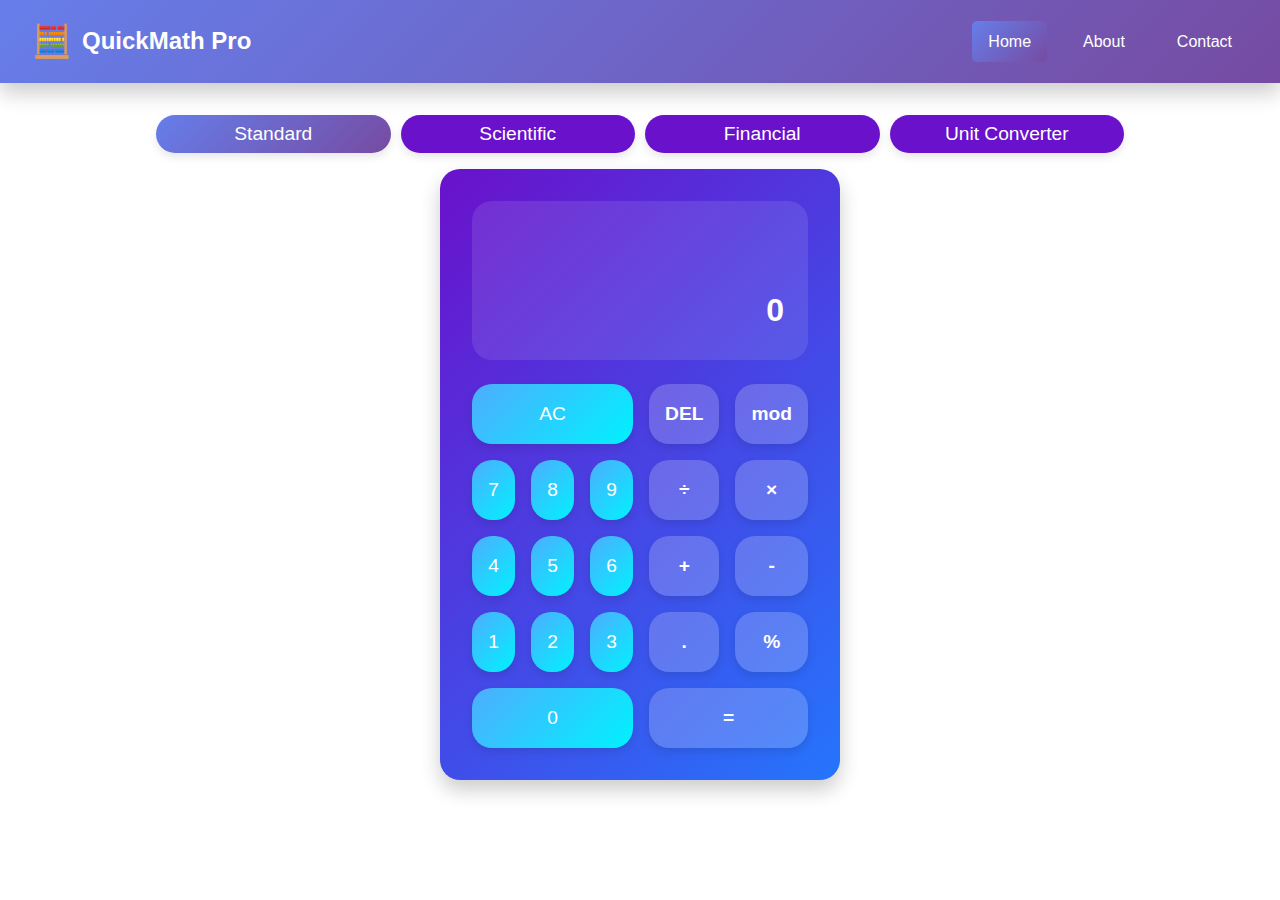
<file: index.html>
<!DOCTYPE html>
<html lang="en">
<head>
    <meta charset="UTF-8">
    <meta name="viewport" content="width=device-width, initial-scale=1.0">
    <title>QuickMath Pro</title>
    <link rel="stylesheet" href="./css/index.css">
    <link rel="icon" type="image/x-icon" href="./logos/logo.jpg">
</head>
<body>
    <nav class="navbar">
        <div class="logo">
            <span class="logo-icon">🧮</span>
            <span>QuickMath Pro</span>
        </div>
        <div class="nav-links">
            <a href="index.html" class="active">Home</a>
            <a href="about.html">About</a>
            <a href="contact.html">Contact</a>
        </div>
    </nav>

    <div class="container">
        <!-- Mode Selector -->
        <div class="mode-toggle">
            <button id="standard-mode" class="mode-btn active">Standard</button>
            <button id="scientific-mode" class="mode-btn">Scientific</button>
            <button id="financial-mode" class="mode-btn">Financial</button>
            <button id="converter-mode" class="mode-btn">Unit Converter</button>
        </div>

        <div class="calculator">
            <div class="display">
                <div class="previous-operand" id="previous-operand"></div>
                <div class="current-operand" id="current-operand">0</div>
            </div>

            <!-- STANDARD MODE -->
            <div class="buttons-grid" id="standard-buttons">
                <button class="span-3" onclick="clearAll()">AC</button>
                <button class = "operator" onclick="deleteLastChar()">DEL</button>
                <button class="operator" onclick="calculateModulus()">mod</button>

                <button onclick="appendNumber('7')">7</button>
                <button onclick="appendNumber('8')">8</button>
                <button onclick="appendNumber('9')">9</button>
                <button class="operator" onclick="appendOperator('/')">÷</button>
                <button class="operator" onclick="appendOperator('*')">×</button>
                
                <button onclick="appendNumber('4')">4</button>
                <button onclick="appendNumber('5')">5</button>
                <button onclick="appendNumber('6')">6</button>
                <button class="operator" onclick="appendOperator('+')">+</button>
                <button class="operator" onclick="appendOperator('-')">-</button>
                
                <button onclick="appendNumber('1')">1</button>
                <button onclick="appendNumber('2')">2</button>
                <button onclick="appendNumber('3')">3</button>
                <button class = "operator" onclick="appendNumber('.')">.</button>
                <button class="operator" onclick="calculatePercentage()">%</button>

                <button class="span-3" onclick="appendNumber('0')">0</button>
                <button class="operator span-2" onclick="calculate()">=</button>
            </div>

            <!-- SCIENTIFIC MODE -->
            <div class="buttons-grid scientific-buttons" id="scientific-buttons">

                <button class="operator span-2" onclick="clearAll()">AC</button>
                <button class = "operator" onclick="calculatePermutation()">nPr</button>
                <button class = "operator" onclick="calculateCombination()">nCr</button>
                <button class = "operator" onclick="clearMemory()">MC</button>

                <button class="span-2" onclick="deleteLastChar()">DEL</button>
                <button onclick="memoryRecall()">MR</button>
                <button onclick="memoryAdd()">M+</button>
                <button onclick="memorySubtract()">M-</button>

                <button class = "operator" onclick="insertE()">e</button>
                <button class = "operator" onclick="insertPi()">π</button>
                <button class = "operator" onclick="calculatePower()">x^y</button>
                <button class = "operator" onclick="calculateSquareRoot()">√</button>
                <button class = "operator" onclick="calculateCubeRoot()">∛</button>

                
                <button onclick="appendNumber('7')">7</button>
                <button onclick="appendNumber('8')">8</button>
                <button onclick="appendNumber('9')">9</button>
                <button class = "operator" onclick="calculateLog()">log</button>
                <button class = "operator"  onclick="calculateLn()">ln</button>
                
                <button onclick="appendNumber('4')">4</button>
                <button onclick="appendNumber('5')">5</button>
                <button onclick="appendNumber('6')">6</button>
                <button class = "operator" onclick="calculateSin()">sin</button>
                <button class = "operator" onclick="calculateCos()">cos</button>

                <button onclick="appendNumber('1')">1</button>
                <button onclick="appendNumber('2')">2</button>
                <button onclick="appendNumber('3')">3</button>
                <button class = "operator" onclick="calculateTan()">tan</button>
                <button class = "operator" onclick="calculateFactorial()">x!</button>

                <button class = "span-2" onclick="appendNumber('0')">0</button>
                <button class = "operator" onclick="appendNumber('.')">.</button>
                <button class="span-2 operator" onclick="calculate()">=</button>
            </div>

            <!-- FINANCIAL MODE -->
            <div class="financial-buttons" id="financial-buttons">
                <div class="financial-tabs">
                    <button type="button" onclick="showSimpleInterestForm()">Simple Interest</button>
                    <button type="button" onclick="showCompoundInterestForm()">Compound Interest</button>
                    <button type="button" onclick="showEMIForm()">EMI</button>
                </div>

                <!-- Simple Interest Form -->
                <div class="financial-form" id="simple-interest-form">
                    <h3>Simple Interest</h3>
                    <input type="number" id="principal" placeholder="Principal">
                    <input type="number" id="rate" placeholder="Rate (%)">
                    <input type="number" id="time" placeholder="Time (years)">
                    <div class="financial-buttons-row">
                        <button class = "operator" type="button" onclick="calculateSimpleInterest()">Calculate</button>
                        <button class = "operator" type="button" onclick="clearFinancialForm('simple-interest-form')">Clear</button>
                    </div>
                    <div id="si-result"></div>
                </div>

                <!-- Compound Interest Form -->
                <div class="financial-form" id="compound-interest-form">
                    <h3>Compound Interest</h3>
                    <input type="number" id="ci-principal" placeholder="Principal">
                    <input type="number" id="ci-rate" placeholder="Rate (%)">
                    <input type="number" id="ci-time" placeholder="Time (years)">
                    <input type="number" id="ci-compounds" placeholder="Compounds/year" value="1">
                    <div class="financial-buttons-row">
                        <button class = "operator" type="button" onclick="calculateCompoundInterest()">Calculate</button>
                        <button class = "operator" type="button" onclick="clearFinancialForm('compound-interest-form')">Clear</button>
                    </div>
                    <div id="ci-result"></div>
                </div>

                <!-- EMI Form -->
                <div class="financial-form" id="emi-form">
                    <h3>Loan EMI</h3>
                    <input type="number" id="loan-amount" placeholder="Loan Amount">
                    <input type="number" id="interest-rate" placeholder="Interest Rate (%)">
                    <input type="number" id="loan-tenure" placeholder="Tenure (months)">
                    <div class="financial-buttons-row">
                        <button class = "operator" type="button" onclick="calculateEMI()">Calculate</button>
                        <button class = "operator" type="button" onclick="clearFinancialForm('emi-form')">Clear</button>
                    </div>
                    <div id="emi-result"></div>
                </div>
            </div>

            <!-- UNIT CONVERTER MODE -->
            <div class="converter-container" id="converter-container">
                <select id="conversion-type">
                    <option value="">-- Select Conversion Type --</option>
                    <option value="length">Length</option>
                    <option value="weight">Weight</option>
                    <option value="temperature">Temperature</option>
                </select>
                
                <div class="converter-inputs" id="converter-inputs">
                    <!-- Dynamically filled based on selection -->
                </div>
                
                <div class="converter-result" id="converter-result"></div>
            </div>
        </div>
    </div>

    <script src="./js/script.js"></script>
</body>
</html>
</file>
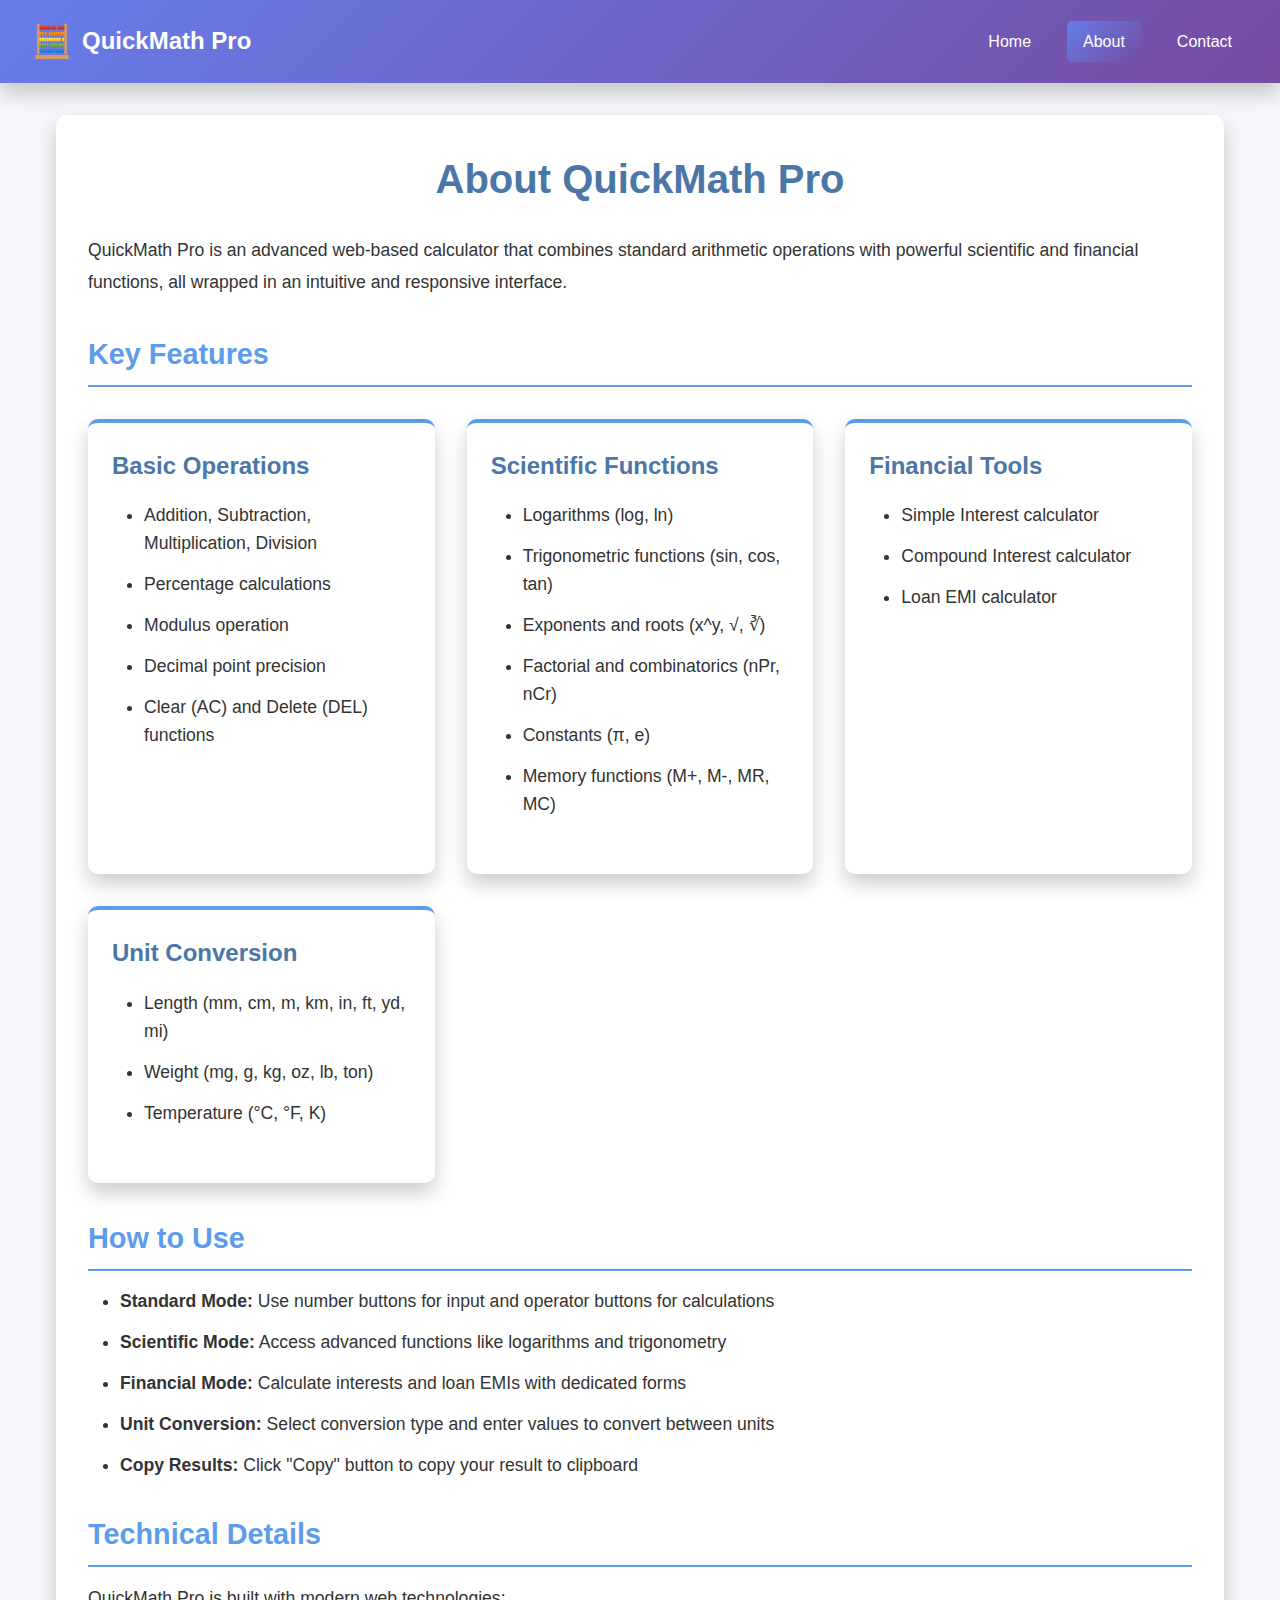
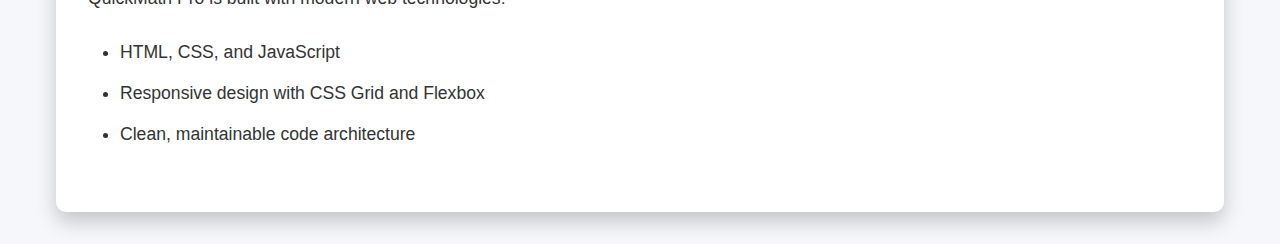
<file: about.html>
<!DOCTYPE html>
<html lang="en">
<head>
    <meta charset="UTF-8">
    <meta name="viewport" content="width=device-width, initial-scale=1.0">
    <title>About</title>
    <link rel="stylesheet" href="./css/about.css">
    <link rel="icon" href="./logos/logo_about.png">
</head>
<body>
    <nav class="navbar">
        <div class="logo">
            <span class="logo-icon">🧮</span>
            <span>QuickMath Pro</span>
        </div>
        <div class="nav-links">
            <a href="index.html">Home</a>
            <a href="about.html" class="active">About</a>
            <a href="contact.html">Contact</a>
        </div>
    </nav>

    <div class="main">
        <div id="about" class="page">
            <div class="about-content">
                <h1>About QuickMath Pro</h1>
                <p>QuickMath Pro is an advanced web-based calculator that combines standard arithmetic operations with powerful scientific and financial functions, all wrapped in an intuitive and responsive interface.</p>
                
                <h2>Key Features</h2>
                <div class="feature-categories">
                    <div class="feature-card">
                        <h3>Basic Operations</h3>
                        <ul>
                            <li>Addition, Subtraction, Multiplication, Division</li>
                            <li>Percentage calculations</li>
                            <li>Modulus operation</li>
                            <li>Decimal point precision</li>
                            <li>Clear (AC) and Delete (DEL) functions</li>
                        </ul>
                    </div>
                    
                    <div class="feature-card">
                        <h3>Scientific Functions</h3>
                        <ul>
                            <li>Logarithms (log, ln)</li>
                            <li>Trigonometric functions (sin, cos, tan)</li>
                            <li>Exponents and roots (x^y, √, ∛)</li>
                            <li>Factorial and combinatorics (nPr, nCr)</li>
                            <li>Constants (π, e)</li>
                            <li>Memory functions (M+, M-, MR, MC)</li>
                        </ul>
                    </div>
                    
                    <div class="feature-card">
                        <h3>Financial Tools</h3>
                        <ul>
                            <li>Simple Interest calculator</li>
                            <li>Compound Interest calculator</li>
                            <li>Loan EMI calculator</li>
                        </ul>
                    </div>
                    
                    <div class="feature-card">
                        <h3>Unit Conversion</h3>
                        <ul>
                            <li>Length (mm, cm, m, km, in, ft, yd, mi)</li>
                            <li>Weight (mg, g, kg, oz, lb, ton)</li>
                            <li>Temperature (°C, °F, K)</li>
                        </ul>
                    </div>
                </div>
                
                <h2>How to Use</h2>
                <ul>
                    <li><strong>Standard Mode:</strong> Use number buttons for input and operator buttons for calculations</li>
                    <li><strong>Scientific Mode:</strong> Access advanced functions like logarithms and trigonometry</li>
                    <li><strong>Financial Mode:</strong> Calculate interests and loan EMIs with dedicated forms</li>
                    <li><strong>Unit Conversion:</strong> Select conversion type and enter values to convert between units</li>
                    <li><strong>Copy Results:</strong> Click "Copy" button to copy your result to clipboard</li>
                </ul>
                
                <h2>Technical Details</h2>
                <p>QuickMath Pro is built with modern web technologies:</p>
                <ul>
                    <li>HTML, CSS, and JavaScript</li>
                    <li>Responsive design with CSS Grid and Flexbox</li>
                    <li>Clean, maintainable code architecture</li>
                </ul>
            </div>
        </div>
    </div>
</body>
</html>
</file>
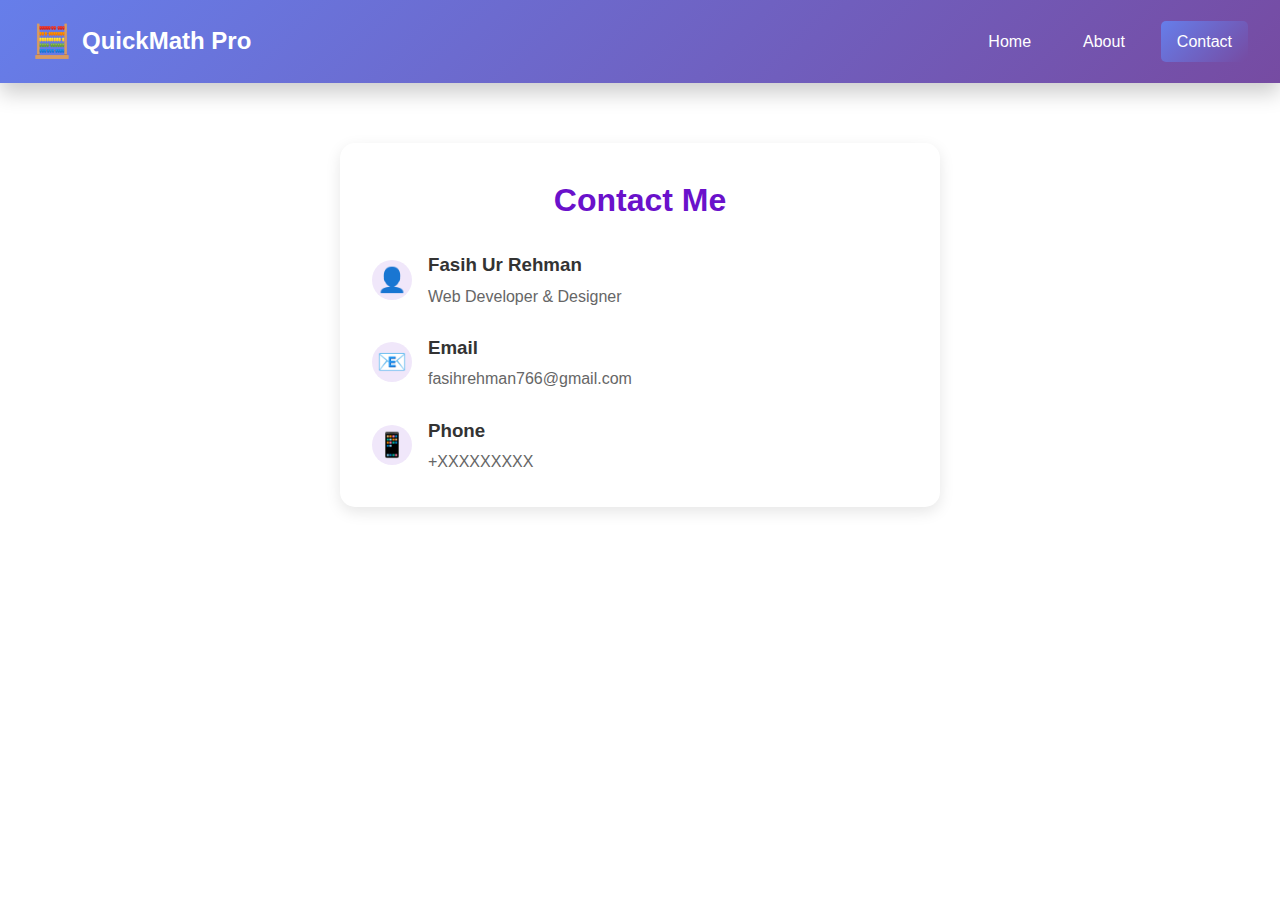
<file: contact.html>
<!DOCTYPE html>
<html lang="en">
<head>
    <meta charset="UTF-8">
    <meta name="viewport" content="width=device-width, initial-scale=1.0">
    <title>Contact</title>
    <link rel="stylesheet" href="./css/contact.css">
    <link rel="icon" href="./logos/logo_contact.webp">
</head>
<body>

    <nav class="navbar">
        <div class="logo">
            <span class="logo-icon">🧮</span>
            <span>QuickMath Pro</span>
        </div>
        <div class="nav-links">
            <a href="index.html">Home</a>
            <a href="about.html">About</a>
            <a href="contact.html" class="active">Contact</a>
        </div>
    </nav>

    <div class="main">
        <div id="contact" class="page">
            <div class="contact-content">
                <h1>Contact Me</h1>
                <div class="contact-info">
                    <div class="contact-item">
                        <div class="contact-icon">👤</div>
                        <div class="contact-text">
                            <h3>Fasih Ur Rehman</h3>
                            <p>Web Developer & Designer</p>
                        </div>
                    </div>
                    
                    <div class="contact-item">
                        <div class="contact-icon">📧</div>
                        <div class="contact-text">
                            <h3>Email</h3>
                            <a href="mailto:fasihrehman766@gmail.com?subject=Contact%20Request&body=Hello%20Fasih,%0A%0AI%20would%20like%20to%20contact%20you%20about...">
                            fasihrehman766@gmail.com</a>
                        </div>
                    </div>
                    
                    <div class="contact-item">
                        <div class="contact-icon">📱</div>
                        <div class="contact-text">
                            <h3>Phone</h3>
                            <p>+XXXXXXXXX</p>
                        </div>
                    </div>
                    
                </div>
            </div>
        </div>
    </div>
</body>
</html>
</file>
<file: css/index.css>
:root {
  --primary-gradient: linear-gradient(135deg, #667eea 0%, #764ba2 100%);
  --secondary-gradient: linear-gradient(135deg, #6a11cb 0%, #2575fc 100%);
  --button-gradient: linear-gradient(135deg, #4facfe 0%, #00f2fe 100%);
  --button-hover: linear-gradient(135deg, #00f2fe 0%, #4facfe 100%);
  --text-color: #fff;
  --shadow: 0 10px 20px rgba(0, 0, 0, 0.2);
  --border-radius: 20px;
}

* {
    margin: 0;
    padding: 0;
    box-sizing: border-box;
    font-family: 'Segoe UI', Tahoma, Geneva, Verdana, sans-serif;
}

body {
    color: var(--text-color);
    line-height: 1.6;
}

.navbar {
    background: var(--primary-gradient);
    color: var(--text-color);
    padding: 1rem 2rem;
    display: flex;
    justify-content: space-between;
    align-items: center;
    box-shadow: var(--shadow);
}

.logo {
    display: flex;
    align-items: center;
    gap: 10px;
    font-size: 1.5rem;
    font-weight: bold;
}

.logo-icon {
    font-size: 2rem;
}

.nav-links {
    display: flex;
    gap: 20px;
}

.nav-links a {
    color: var(--text-color);
    text-decoration: none;
    font-weight: 500;
    padding: 0.5rem 1rem;
    border-radius: 5px;
    transition: all 0.3s ease;
}

.nav-links a:hover {
    background: rgba(255, 255, 255, 0.2);
}

.nav-links a.active {
    background: var(--primary-gradient);
}

.container {
    max-width: 1000px;
    margin: 2rem auto;
    padding: 0 1rem;
}

.mode-toggle {
    display: grid;
    grid-template-columns: repeat(4, 1fr);
    gap: 10px;
    margin-bottom: 1rem;
    justify-content: center;
    background-color: var(--button-gradient);
}

.mode-toggle button {
    padding: 0.5rem 1rem;
    border: none;
    border-radius: var(--border-radius);
    background:  #6a11cb;
    cursor: pointer;
    transition: all 0.3s ease;
}

.mode-toggle button:hover {
    background: var(--primary-gradient);
}

.mode-toggle button.active{
    background: var(--primary-gradient);
}

.calculator {
    background: var(--secondary-gradient);
    border-radius: var(--border-radius);
    padding: 2rem;
    box-shadow: var(--shadow);
    width: 100%;
    max-width: 400px;
    margin: 0 auto;
}

.display {
    background: rgba(255, 255, 255, 0.1);
    border-radius: var(--border-radius);
    color: var(--text-color);
    padding: 1.5rem;
    margin-bottom: 1.5rem;
    text-align: right;
    min-height: 80px;
    word-wrap: break-word;
    
}

.previous-operand {
    white-space: pre-line; 
    min-height: 60px; 
    text-align: right;
    font-size: 1.2rem;
    color: white;
    overflow-y: auto;
    max-height: 120px;
}

.current-operand {
    font-size: 2rem;
    font-weight: bold;
}

.buttons-grid {
    display: grid;
    grid-template-columns: repeat(5, 1fr);
    gap: 1rem;
}

button {
    border: none;
    border-radius: var(--border-radius);
    padding: 1rem;
    font-size: 1.2rem;
    cursor: pointer;
    background: var(--button-gradient);
    color: var(--text-color);
    transition: all 0.3s ease;
    box-shadow: 0 4px 8px rgba(0, 0, 0, 0.1);
}

button:hover {
  background: var(--button-hover);
  transform: translateY(-2px);
}

.operator {
    background: rgba(255, 255, 255, 0.2);
    font-weight: bold;
}

.span-3 {
    grid-column: span 3;
}

.span-2{
    grid-column: span 2 ;
}

.span-4 {
    grid-column: span 4;
}

.buttons-grid button,
.scientific-buttons button,
.financial-buttons button {
    min-height: 60px;
    display: flex;
    align-items: center;
    justify-content: center;
}

/* Scientific Calculator */
.scientific-buttons {
    margin-left: -8px;
    display: none;
    margin-top: 1rem;
    grid-template-columns: repeat(5, 1fr);
    gap: 0.7rem;
}

.scientific-buttons button{
    min-height: 20px;
}

/* Financial Calculator */

.financial-tabs {
    display: flex;
    gap: 10px;
    margin-bottom: 15px;
}

.financial-tabs button {
    background: var(--primary-gradient);
    color: var(--text-color);
    border: none;
    padding: 0.6rem 1rem;
    border-radius: var(--border-radius);
    transition: background-color 0.3s ease;
    cursor: pointer;
}

.financial-buttons {
    display: block;
}

.financial-form {
    display: none;
}

.financial-form.active {
    display: block;
}

.financial-form h3 {
    margin-bottom: 1rem;
    color: var(--text-color);
}

.financial-form input {
    width: 100%;
    padding: 0.5rem;
    margin-bottom: 0.5rem;
    border-radius: var(--border-radius);
    border: 1px solid #ddd;
}

.financial-buttons-row {
    display: flex;
    gap: 10px;
    margin-top: 10px;
}

.financial-buttons-row button {
    flex: 1;
    padding: 0.8rem;
}

.financial-tabs button:hover {
    background: var(--button-hover);
    transform: translateY(-2px);
}

/* Unit Converter */
.converter-container {
    display: none;
    padding: 1rem;
    background: #f8f9fa;
    border-radius: 10px;
    margin-top: 1rem;
}

.converter-container select, 
.converter-container input {
    width: 100%;
    padding: 0.8rem;
    margin: 0.5rem 0;
    border: 1px solid #ddd;
    border-radius: 5px;
}

.converter-result {
    margin-top: 1rem;
    padding: 1rem;
    background: #9ab8d6;
    color: white;
    border-radius: 5px;
    font-weight: bold;
}

/* Responsive Design */

@media (max-width: 600px) {
    .navbar {
        flex-direction: column;
        padding: 1rem;
        gap: 1rem;
    }

    .nav-links {
        gap: 10px;
        flex-wrap: wrap;
        justify-content: center;
    }

    .calculator {
        padding: 1rem;
        max-width: 100%;
    }

    .display {
        padding: 1rem;
        font-size: 1.5rem;
        min-height: 70px;
    }

    button {
        padding: 0.8rem;
        font-size: 1rem;
        flex: 1 1 auto;
        min-width: 50px;
    }

    .scientific-buttons {
        grid-template-columns: repeat(5, 1fr);
    }
}

@media (max-width: 400px) {
    .calculator {
        padding: 0.6rem;
    }

    .buttons-grid {
        gap: 0.8rem;
    }

    button {
        padding: 0.5rem;
        font-size: 0.7rem;
    }

    .nav-links a {
        padding: 0.5rem;
        font-size: 0.9rem;
    }
}
</file>
<file: css/about.css>
:root {
 --primary-gradient: linear-gradient(135deg, #667eea 0%, #764ba2 100%);
  --primary-color: #4a76a8;
  --secondary-color: #5d9cec;
  --text-color: #333;
  --light-text: #fff;
  --bg-color: #f5f7fa;
  --card-bg: #ffffff;
  --shadow: 0 10px 20px rgba(0, 0, 0, 0.2);
}

* {
  margin: 0;
  padding: 0;
  box-sizing: border-box;
  font-family: "Segoe UI", Tahoma, Geneva, Verdana, sans-serif;
}

body {
  background-color: var(--bg-color);
  color: var(--text-color);
  line-height: 1.6;
}

.navbar {
  background: var(--primary-gradient);
  color: var(--light-text);
  padding: 1rem 2rem;
  display: flex;
  justify-content: space-between;
  align-items: center;
  box-shadow: var(--shadow);
}

.logo {
  display: flex;
  align-items: center;
  gap: 10px;
  font-size: 1.5rem;
  font-weight: bold;
}

.logo-icon {
  font-size: 2rem;
}

.nav-links {
  display: flex;
  gap: 20px;
}

.nav-links a {
  color: var(--light-text);
  text-decoration: none;
  font-weight: 500;
  padding: 0.5rem 1rem;
  border-radius: 5px;
  transition: all 0.3s ease;
}

.nav-links a:hover {
  background: rgba(255, 255, 255, 0.2);
}

.nav-links a.active {
  background: var(--primary-gradient)
}

.main {
  max-width: 1200px;
  margin: 2rem auto;
  padding: 0 1rem;
}

.about-content {
  background-color: var(--card-bg);
  border-radius: 10px;
  padding: 2rem;
  box-shadow: var(--shadow);
}

.about-content h1 {
  color: var(--primary-color);
  margin-bottom: 1.5rem;
  text-align: center;
  font-size: 2.5rem;
}

.about-content h2 {
  color: var(--secondary-color);
  margin: 2rem 0 1rem;
  font-size: 1.8rem;
  border-bottom: 2px solid var(--secondary-color);
  padding-bottom: 0.5rem;
}

.about-content p {
  margin-bottom: 1.5rem;
  font-size: 1.1rem;
  line-height: 1.8;
}

.about-content ul {
  margin-bottom: 2rem;
  padding-left: 2rem;
}

.about-content li {
  margin-bottom: 0.8rem;
  font-size: 1.1rem;
}

.feature-categories {
  display: grid;
  grid-template-columns: repeat(auto-fit, minmax(300px, 1fr));
  gap: 2rem;
  margin-top: 2rem;
}

.feature-card {
  background-color: var(--card-bg);
  border-radius: 10px;
  padding: 1.5rem;
  box-shadow: var(--shadow);
  border-top: 4px solid var(--secondary-color);
}

.feature-card h3 {
  color: var(--primary-color);
  margin-bottom: 1rem;
  font-size: 1.5rem;
}

@media (max-width: 768px) {
  .navbar {
    flex-direction: column;
    padding: 1rem;
    gap: 1rem;
  }

  .nav-links {
    gap: 10px;
    flex-wrap: wrap;
    justify-content: center;
  }

  .about-content {
    padding: 1.5rem;
  }

  .about-content h1 {
    font-size: 2rem;
  }

  .about-content h2 {
    font-size: 1.5rem;
  }
}
</file>
<file: css/contact.css>
:root {
  --primary-gradient: linear-gradient(135deg, #667eea 0%, #764ba2 100%);
  --secondary-gradient: linear-gradient(135deg, #6a11cb 0%, #2575fc 100%);
  --button-gradient: linear-gradient(135deg, #4facfe 0%, #00f2fe 100%);
  --button-hover: linear-gradient(135deg, #00f2fe 0%, #4facfe 100%);
  --text-color: #fff;
  --shadow: 0 10px 20px rgba(0, 0, 0, 0.2);
  --border-radius: 20px;
}

* {
    margin: 0;
    padding: 0;
    box-sizing: border-box;
    font-family: 'Segoe UI', Tahoma, Geneva, Verdana, sans-serif;
}

body {
    color: var(--text-color);
    line-height: 1.6;
}

.navbar {
    background: var(--primary-gradient);
    color: var(--light-text);
    padding: 1rem 2rem;
    display: flex;
    justify-content: space-between;
    align-items: center;
    box-shadow: var(--shadow);
}

.logo {
    display: flex;
    align-items: center;
    gap: 10px;
    font-size: 1.5rem;
    font-weight: bold;
}

.logo-icon {
    font-size: 2rem;
}

.nav-links {
    display: flex;
    gap: 20px;
}

.nav-links a {
    color: var(--light-text);
    text-decoration: none;
    font-weight: 500;
    padding: 0.5rem 1rem;
    border-radius: 5px;
    transition: all 0.3s ease;
}

.nav-links a:hover {
    background: rgba(255, 255, 255, 0.2);
}

.nav-links a.active {
    background: var(--primary-gradient);
}

.main {
  margin-top: 60px;
}

.contact-content {
  background: white;
  padding: 2rem;
  border-radius: 15px;
  box-shadow: 0 5px 15px rgba(0, 0, 0, 0.1);
  max-width: 600px;
  margin: 0 auto;
}

.contact-content h1 {
  color: #6a11cb;
  margin-bottom: 1.5rem;
  text-align: center;
}

.contact-info {
  display: flex;
  flex-direction: column;
  gap: 1.5rem;
}

.contact-item {
  display: flex;
  align-items: center;
  gap: 1rem;
}

.contact-icon {
  font-size: 1.5rem;
  color: #4facfe;
  width: 40px;
  height: 40px;
  background: rgba(106, 17, 203, 0.1);
  border-radius: 50%;
  display: flex;
  align-items: center;
  justify-content: center;
}

.contact-text h3 {
  color: #333;
  margin-bottom: 0.2rem;
}

.contact-text p,
.contact-text a {
  color: #666;
  text-decoration: none;
}

.contact-text a:hover {
  color: #6a11cb;
  text-decoration: underline;
}

@media (max-width: 600px) {
  .navbar {
    flex-direction: column;
    padding: 1rem;
    gap: 1rem;
  }

  .nav-links {
    gap: 10px;
  }

  .calculator {
    padding: 1.5rem;
  }

  .display {
    padding: 1rem;
    font-size: 1.5rem;
    min-height: 70px;
  }

  button {
    padding: 0.8rem;
    font-size: 1rem;
  }

  .about-content,
  .contact-content {
    padding: 1.5rem;
  }
}

@media (max-width: 400px) {
  .buttons-grid {
    gap: 0.8rem;
  }

  button {
    padding: 0.7rem;
  }

  .nav-links {
    flex-wrap: wrap;
    justify-content: center;
  }

  .nav-links a {
    padding: 0.5rem;
    font-size: 0.9rem;
  }
}
</file>
